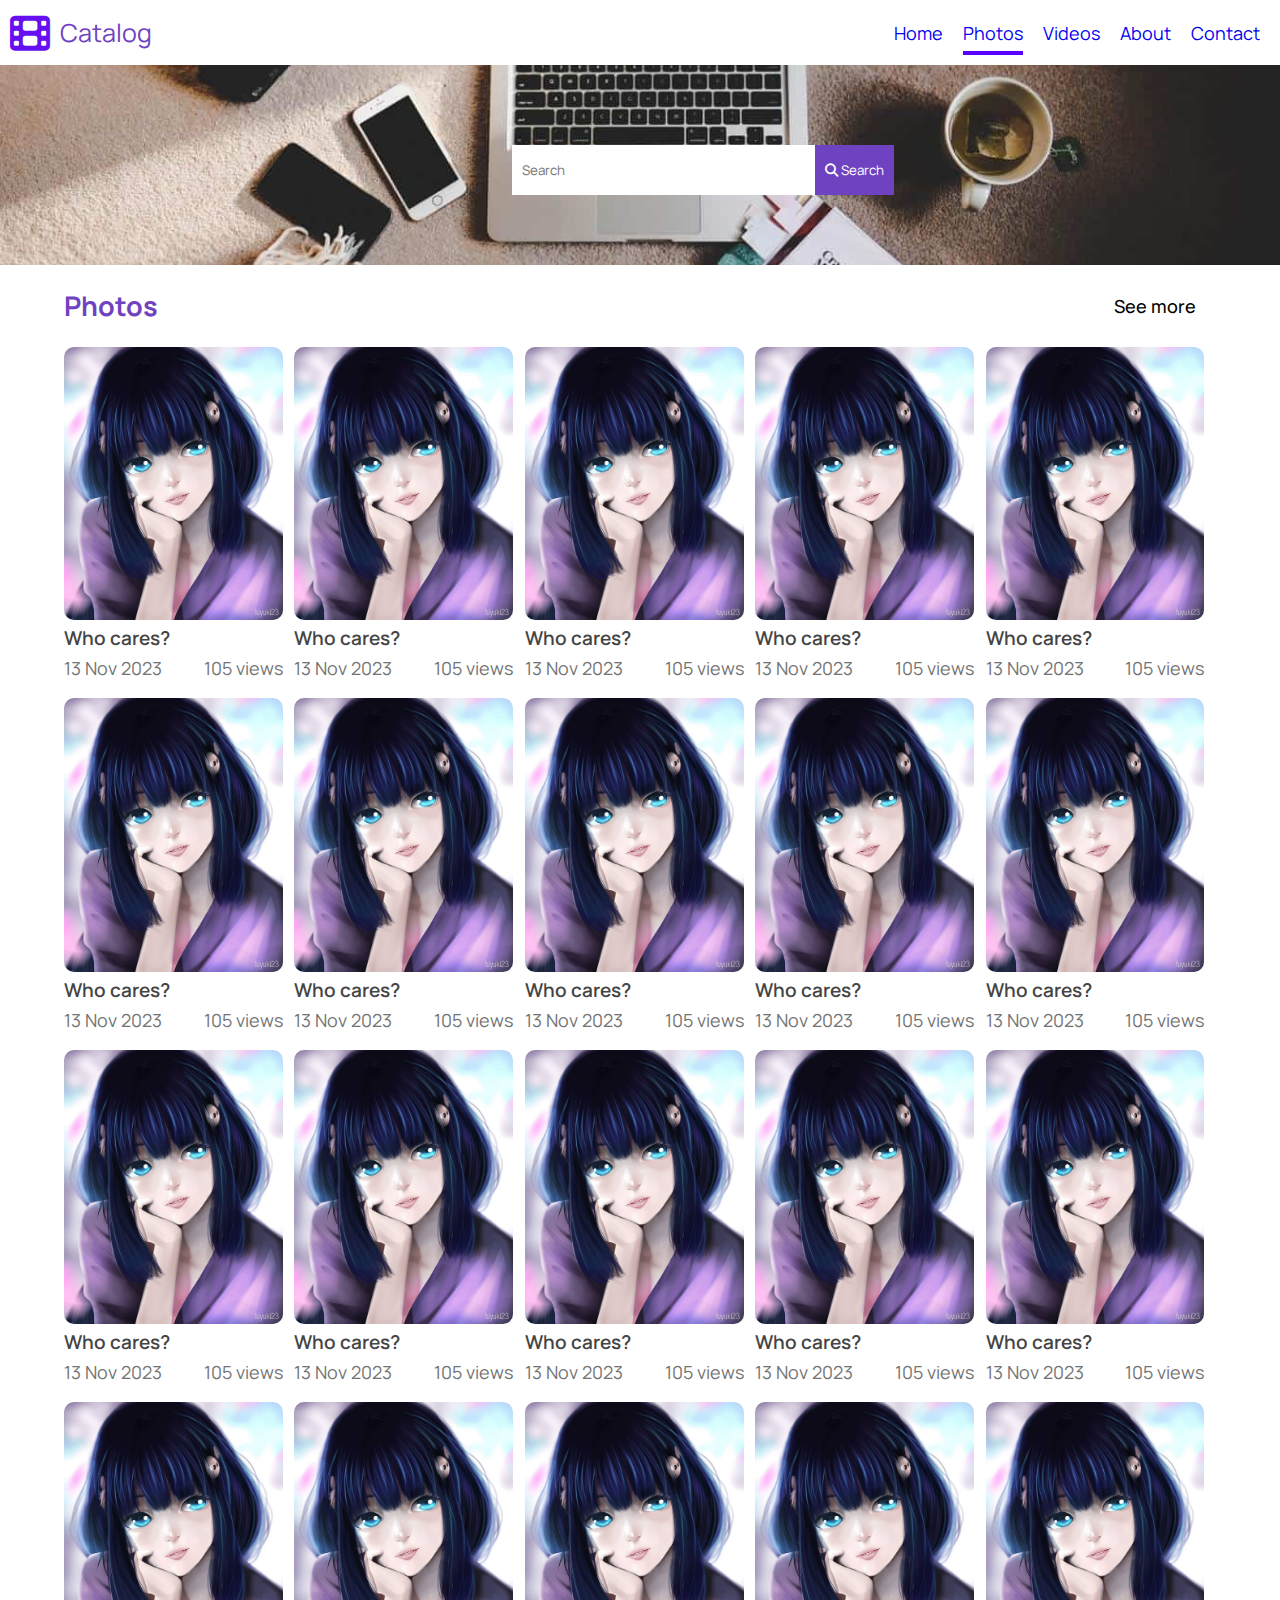
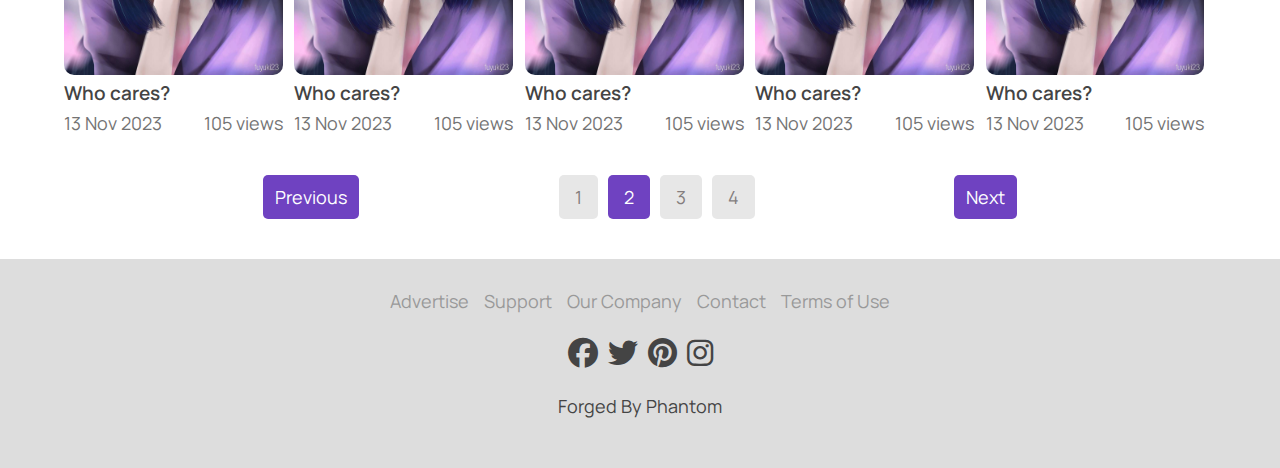
<file: photos.html>
<!DOCTYPE html>
<html>
<head>
<title>Website catalog</title>

<meta name="description" content="Live view page for  556 catalog z Template, download free CSS templates for your website">
<meta name="keywords" content="Live view page for  556 catalog z Template, download free CSS templates for your website">


<link rel="stylesheet" href="/components/main.css" type="text/css" />


<!--
<meta name="viewport" content="width=device-width">
-->

<meta name="viewport" content="width=device-width, initial-scale=1">



<script src="/components/modules/main.js" type="module"></script>


</head>

<body>
	
	
<div class="kkkql123_fmore2">
	
	
	<div class="kkkql123_fmore1" id="kclql_close"><i class="kqwlefflq_z_1 fa-solid fa-xmark"></i></div>

<div class="kkkql123_fmore">
										<div><a href="/">Home</a></div>
										<div><a href="photos.html">Photos</a></div>
										<div><a href="videos.html">Videos</a></div>
										<div><a href="about.html">About</a></div>
										<div><a href="contact.html">Contact</a></div>
</div>


</div>	
	
	
	
	
	
	
<div class="hd1">
<div>
	
	<div class="hd2">
		
	<div class="hdflxgap1">
		<div><i class="hfnt40 pTTlClr fa-solid fa-film"></i></div>
		<div class="catPQwelz">Catalog</div>
	</div>
		 
		
	</div>
</div>


<div>
	
	
		<div id="more_zzq"> <img  style="width:30px;" src="/components/images/icons8-menu.svg"/> </div>	
				
	<div id="morez1">
		<div class="hlqwenmzqw_12">
			<div class="hlqwenmzqw_13"> 
				<div>
					<a href="/">Home</a>
				</div>
				
				
				<div>
					<a href="photos.html">Photos</a>
					<div class="prel1z"> <div class="apb21"></div> </div>
				</div>
				
				
				<div><a href="videos.html">Videos</a></div>
				<div><a href="about.html">About</a></div>
				<div><a href="contact.html">Contact</a></div>
			</div>
		</div>
		
		
	</div>
	
	
	
	
	
</div>


</div>

<div class="KHeaderTlImg">
	<div class="KHeaderTlImgChildPAbs">
		<form>
			<div class="KHeaderTlImgChildPAbs2"> 
			<input class="inpClass" type="text" value="" placeholder="Search"> 
			<button class="butClass"><i class="fa-solid fa-magnifying-glass"></i> Search</button>
			</div>
			
		</form>
	
	</div>
</div>




<div class="kk_33">




<div class="kk_34">


	<div>
		<div class="kk_35">
			<h2 class="h3">Photos</h2>
			<p class="p smorewaselfc">See more</p>
		</div>
	</div>
	


	<div class="kpmN1zq">

			<div class="kFLx1nqz">




<script>

for (var i=0; i<20; i++) {



document.writeln(`



			<div class="kmnHqp123">
					<div class="pConetn2">
						<div><img class="AlmbPhotDspW" src="/components/anime/3.jpeg"></div>
						
						<div class="pNameCn">Who cares?</div>
						
						<div class="pkseprt1">
							<div class="aWhite">13 Nov 2023</div>
							<div class="aWhite">105 views</div>
						</div>
						
					</div>
			</div>



`)


}



</script>

			
			



			</div>	
				



















	<div class="kk_31">

		<div class="kk_32">


			<div class="lINkWithBc">Previous</div>


			<div>
				
					<div class="page12">
							<div class="lINkWithBcWhited">1</div>
							<div class="lINkWithBcWhited lINkWithActive">2</div>
							<div class="lINkWithBcWhited">3</div>
							<div class="lINkWithBcWhited">4</div>
						</div>	
			</div>

			
			
			<div class="lINkWithBc">Next</div>
		</div>

	</div>



	</div>

	
	
	

<!-- -->
	</div>	
	
	
	

</div>



<div class="ft1zfoot1">
	
	
	<div class="ft1zfoot1231">
		<div><a href="">Advertise</a></div>
		<div><a href="">Support</a></div>
		<div><a href="">Our Company</a></div>
		<div><a href="contact.html">Contact</a></div>
		<div><a href="terms.html">Terms of Use</a></div>
	</div>
	
	
	
	

	<div class="ft1zfoot12">
		<div><i  class="curSp fa-brands fa-facebook"></i></div>
		<div><i  class="curSp fa-brands fa-twitter"></i></div>
		<div><i  class="curSp fa-brands fa-pinterest"></i></div>
		<div><i  class="curSp fa-brands fa-instagram"></i></div>
	</div>




	

<div class="fftqz1">
Forged By Phantom
</div>


</div>


	

</body>

</html>
</file>
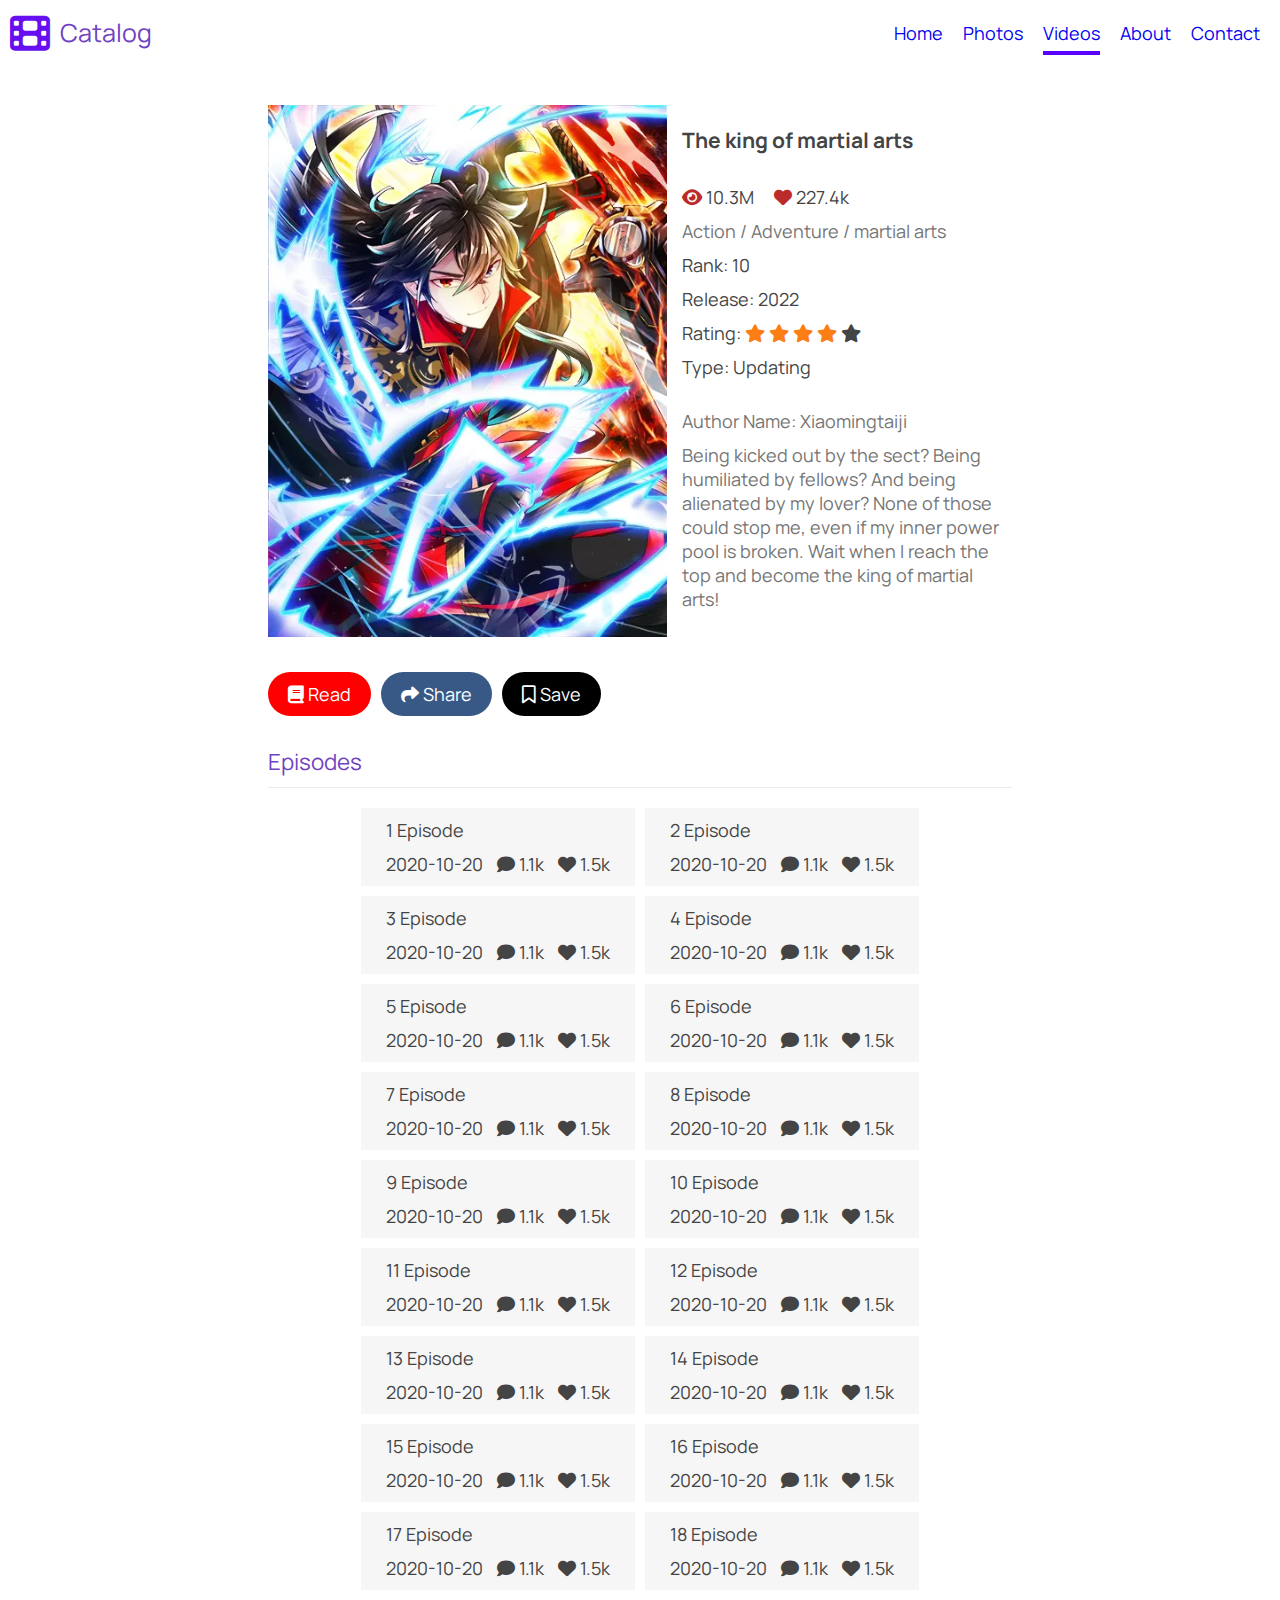
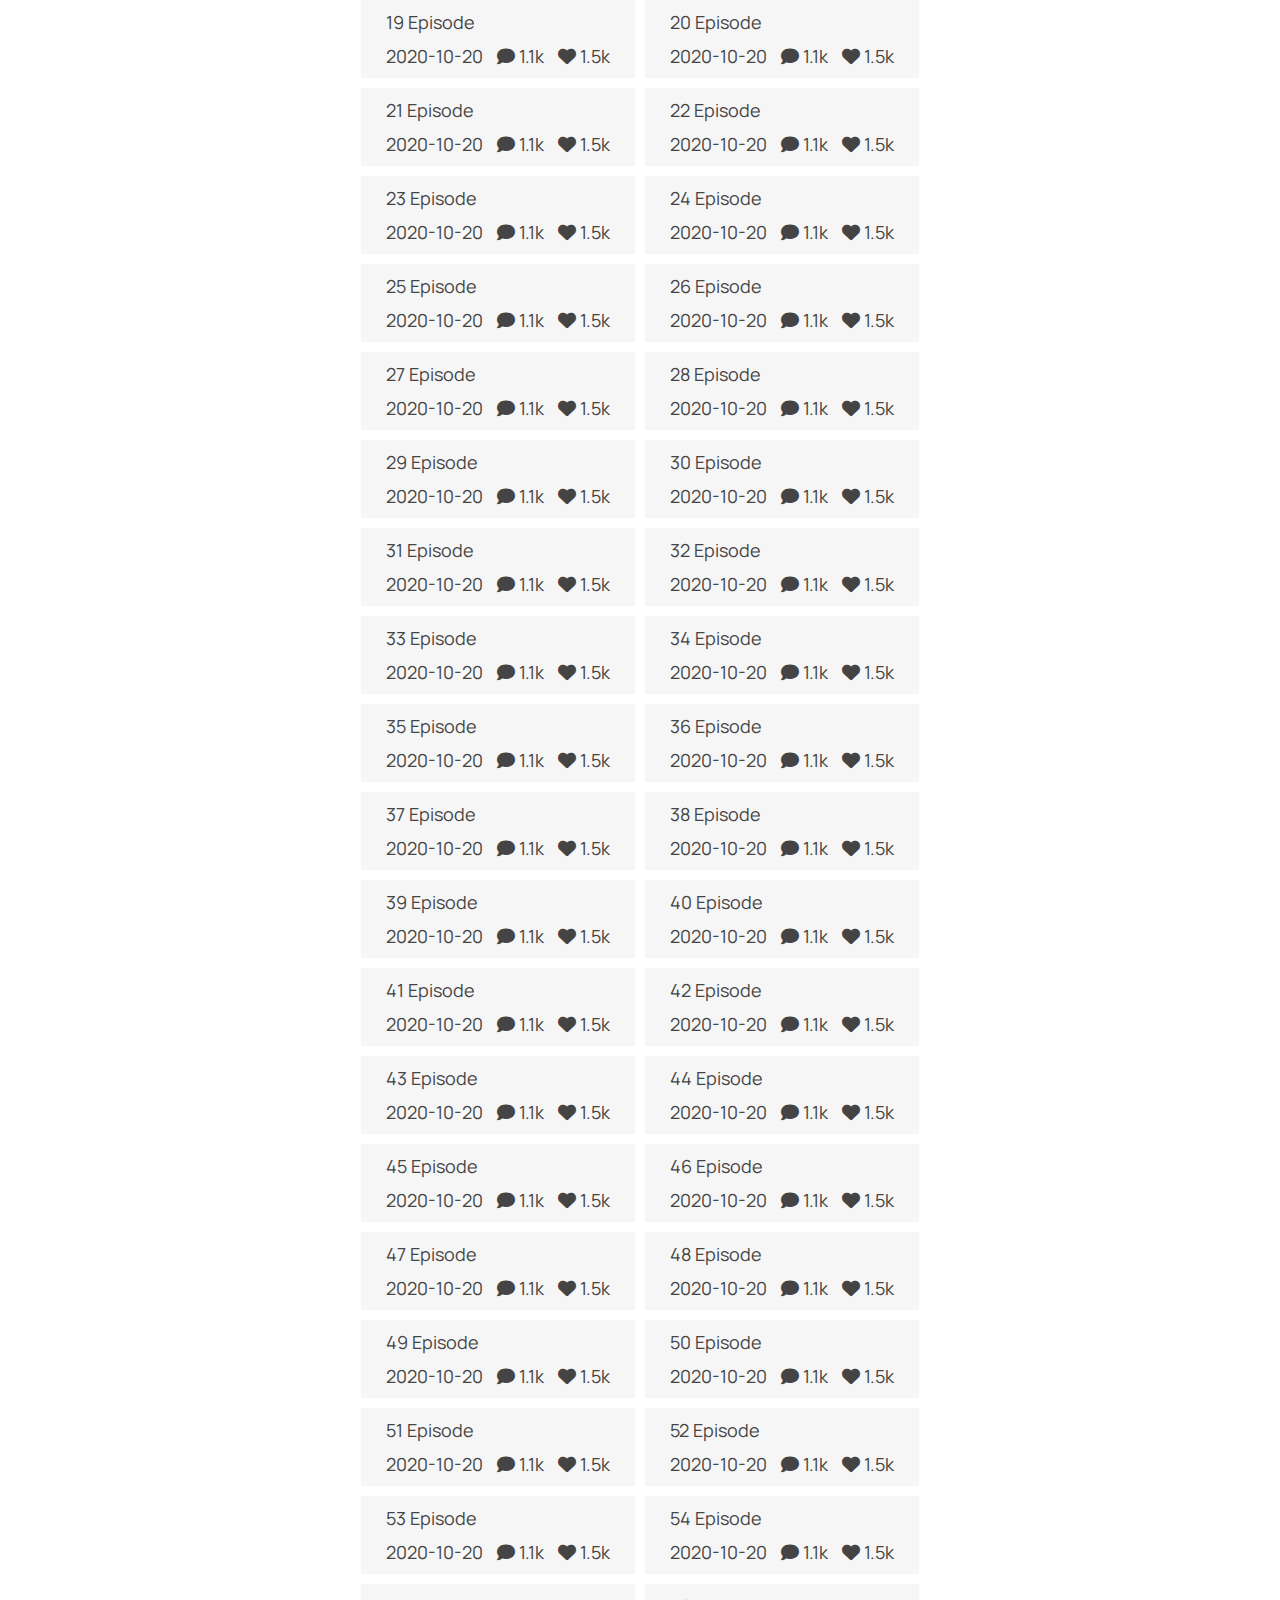
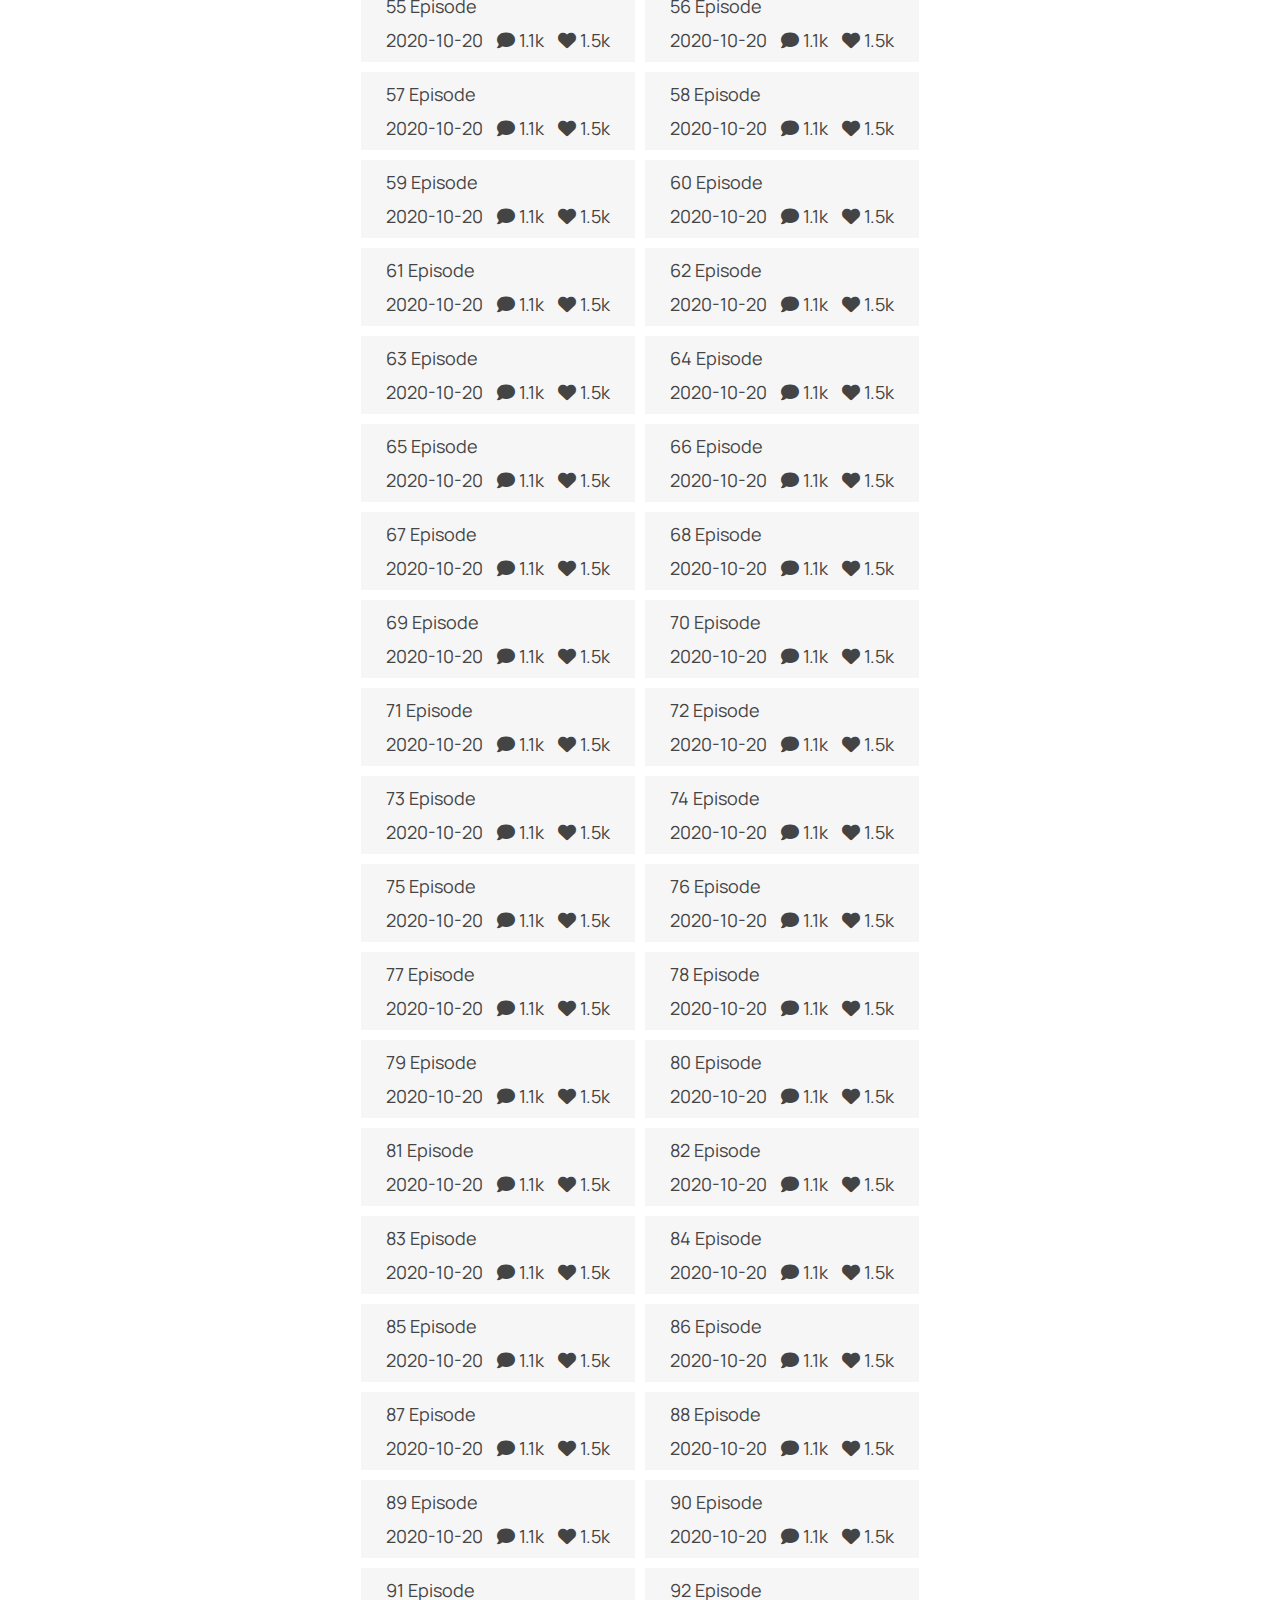
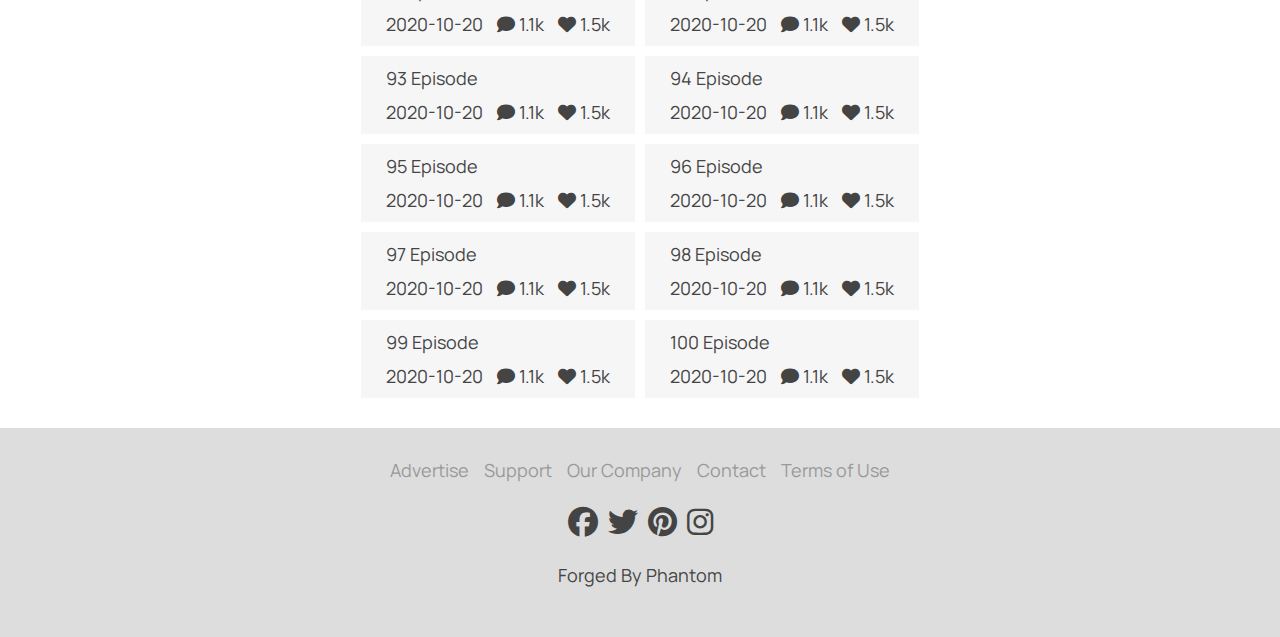
<file: video.html>
<!DOCTYPE html>
<html>
<head>
<title>Website catalog</title>

<meta name="description" content="Live view page for  556 catalog z Template, download free CSS templates for your website">
<meta name="keywords" content="Live view page for  556 catalog z Template, download free CSS templates for your website">


<link rel="stylesheet" href="/components/main.css" type="text/css" />


<!--
<meta name="viewport" content="width=device-width">
-->

<meta name="viewport" content="width=device-width, initial-scale=1">



<script src="/components/modules/main.js" type="module"></script>


</head>

<body>
	
	
<div class="kkkql123_fmore2">
	
	
	<div class="kkkql123_fmore1" id="kclql_close"><i class="kqwlefflq_z_1 fa-solid fa-xmark"></i></div>

<div class="kkkql123_fmore">
										<div><a href="/">Home</a></div>
										<div><a href="photos.html">Photos</a></div>
										<div><a href="videos.html">Videos</a></div>
										<div><a href="about.html">About</a></div>
										<div><a href="contact.html">Contact</a></div>
</div>


</div>	
	
	
	
<div class="hd1">
	
	
		<div>
				<div class="hd2">
					
						<div class="hdflxgap1">
							<div><i class="hfnt40 pTTlClr fa-solid fa-film"></i></div>
							<div class="catPQwelz">Catalog</div>
						</div>
					 
					
				</div>
				
		</div>


		<div>
			
			
			<div id="more_zzq"> <img  style="width:30px;" src="/components/images/icons8-menu.svg"/> </div>	
				
	<div id="morez1">
	<div class="hlqwenmzqw_12">
					<div class="hlqwenmzqw_13"> 
						<div>
							<a href="/">Home</a>
						</div>
						
						
						<div><a href="photos.html">Photos</a></div>
						<div>
							<a href="videos.html">Videos</a>
							<div class="prel1z"> <div class="apb21"></div> </div>
						</div>
						<div><a href="about.html">About</a></div>
						<div><a href="contact.html">Contact</a></div>
					</div>
				</div>
	
	</div>	
			
			
			
			
			
					</div>


</div>







<div style="background:#fff;">


<div class="pdngforvid">
	
	
	
<div class="vidcont">





	

			<div class="flxsepforvid">
				
				
				<div class="kklz1za">
					<img style="max-width:100%;" src="/components/anime/7541901964.webp"/>
				</div>
				
			
				<div class="flx_50p">
						<div style="display:flex;gap:10px;flex-direction:column">
								<div><h3>The king of martial arts</h3></div>
								
								
								<div>
									
									
									<div style="display:flex;gap:20px;">
										<div><i class="clrq1frfw1 fa-solid fa-eye"></i> 10.3M  </div>
										<div><i class="clrq1frfw1 fa-solid fa-heart"></i> 227.4k </div>
									</div>
									
									
									
								</div>
								
								
								
								<div><span class="aWhite">Action / Adventure / martial arts</span></div>
								<div>Rank: 10</div>
								<div>Release: 2022</div>
								
								<div>
									
									Rating:  
								
									<i class="orqm1 fa-solid fa-star"></i> 
									<i class="orqm1 fa-solid fa-star"></i> 
									<i class="orqm1 fa-solid fa-star"></i> 
									<i class="orqm1 fa-solid fa-star"></i> 
									<i class="fa-solid fa-star"></i> 
									
								</div>
								
								
								<div>Type: Updating</div>
					
					
					<div class="a1qWhite" style="padding-top:20px;">Author Name: Xiaomingtaiji</div>
					
					<div class="a1qWhite">
							Being kicked out by the sect? Being humiliated by fellows? And being alienated by my lover? None of those could stop me, even if my inner power pool is broken. Wait when I reach the top and become the king of martial arts!


						
					</div>
					
					
						</div>
			
			
			
			</div>
			
			
			</div>





<div style="padding-top:30px;padding-bottom:30px;">

<div style="display:flex;gap:10px;">
	<div> 
		
		<div style="background:red;padding:10px 20px;color:#fff;border-radius:30px;">
			
			<i class="fa-solid fa-book"></i>  Read
		</div> 
	
	</div>
	
	
	<div> 
		
		<div style="background:#385986;padding:10px 20px;color:#fff;border-radius:30px;"> 
			<i class="fa-solid fa-share"></i>  Share
		</div>  
		
	</div>
	
	
	
		
			<div> 
			
				<div style="background:#000000;padding:10px 20px;color:#fff;border-radius:30px;">
					<i class="fa-regular fa-bookmark"></i> Save
				</div>  
				
				
			</div>
		
		
	</div>




<div style="padding-top:30px;">


	<div class="eps1">Episodes</div>

<div class="sprqlq1sepr1"></div>

<div class="mnmn1_2">

<script>

for(var i=1;  i <= 100; i++) {
	
	document.writeln(`
		<div> 
		
		<div class="kk_flqpgap1">
				<div>${i} Episode </div>
				<div> 
				
				
				<div class="lkklqel123_w1">
					<div>2020-10-20  </div>
					<div><i class="fa-solid fa-comment"></i> 1.1k</div>
					<div><i class="fa-solid fa-heart"></i> 1.5k</div>
				</div>
				
				 </div>
		</div>
		
		
		 </div>
	
	
	`)
	
}


</script>



</div>


</div>


</div>




















</div>
	
	
	
	












</div>




</div>













<div class="ft1zfoot1">
	
	
	<div class="ft1zfoot1231">
		<div><a href="">Advertise</a></div>
		<div><a href="">Support</a></div>
		<div><a href="">Our Company</a></div>
		<div><a href="contact.html">Contact</a></div>
		<div><a href="terms.html">Terms of Use</a></div>
	</div>
	
	
	
	

	<div class="ft1zfoot12">
		<div><i  class="curSp fa-brands fa-facebook"></i></div>
		<div><i  class="curSp fa-brands fa-twitter"></i></div>
		<div><i  class="curSp fa-brands fa-pinterest"></i></div>
		<div><i  class="curSp fa-brands fa-instagram"></i></div>
	</div>




	

<div class="fftqz1">
Forged By Phantom
</div>


</div>


	

</body>

</html>
</file>
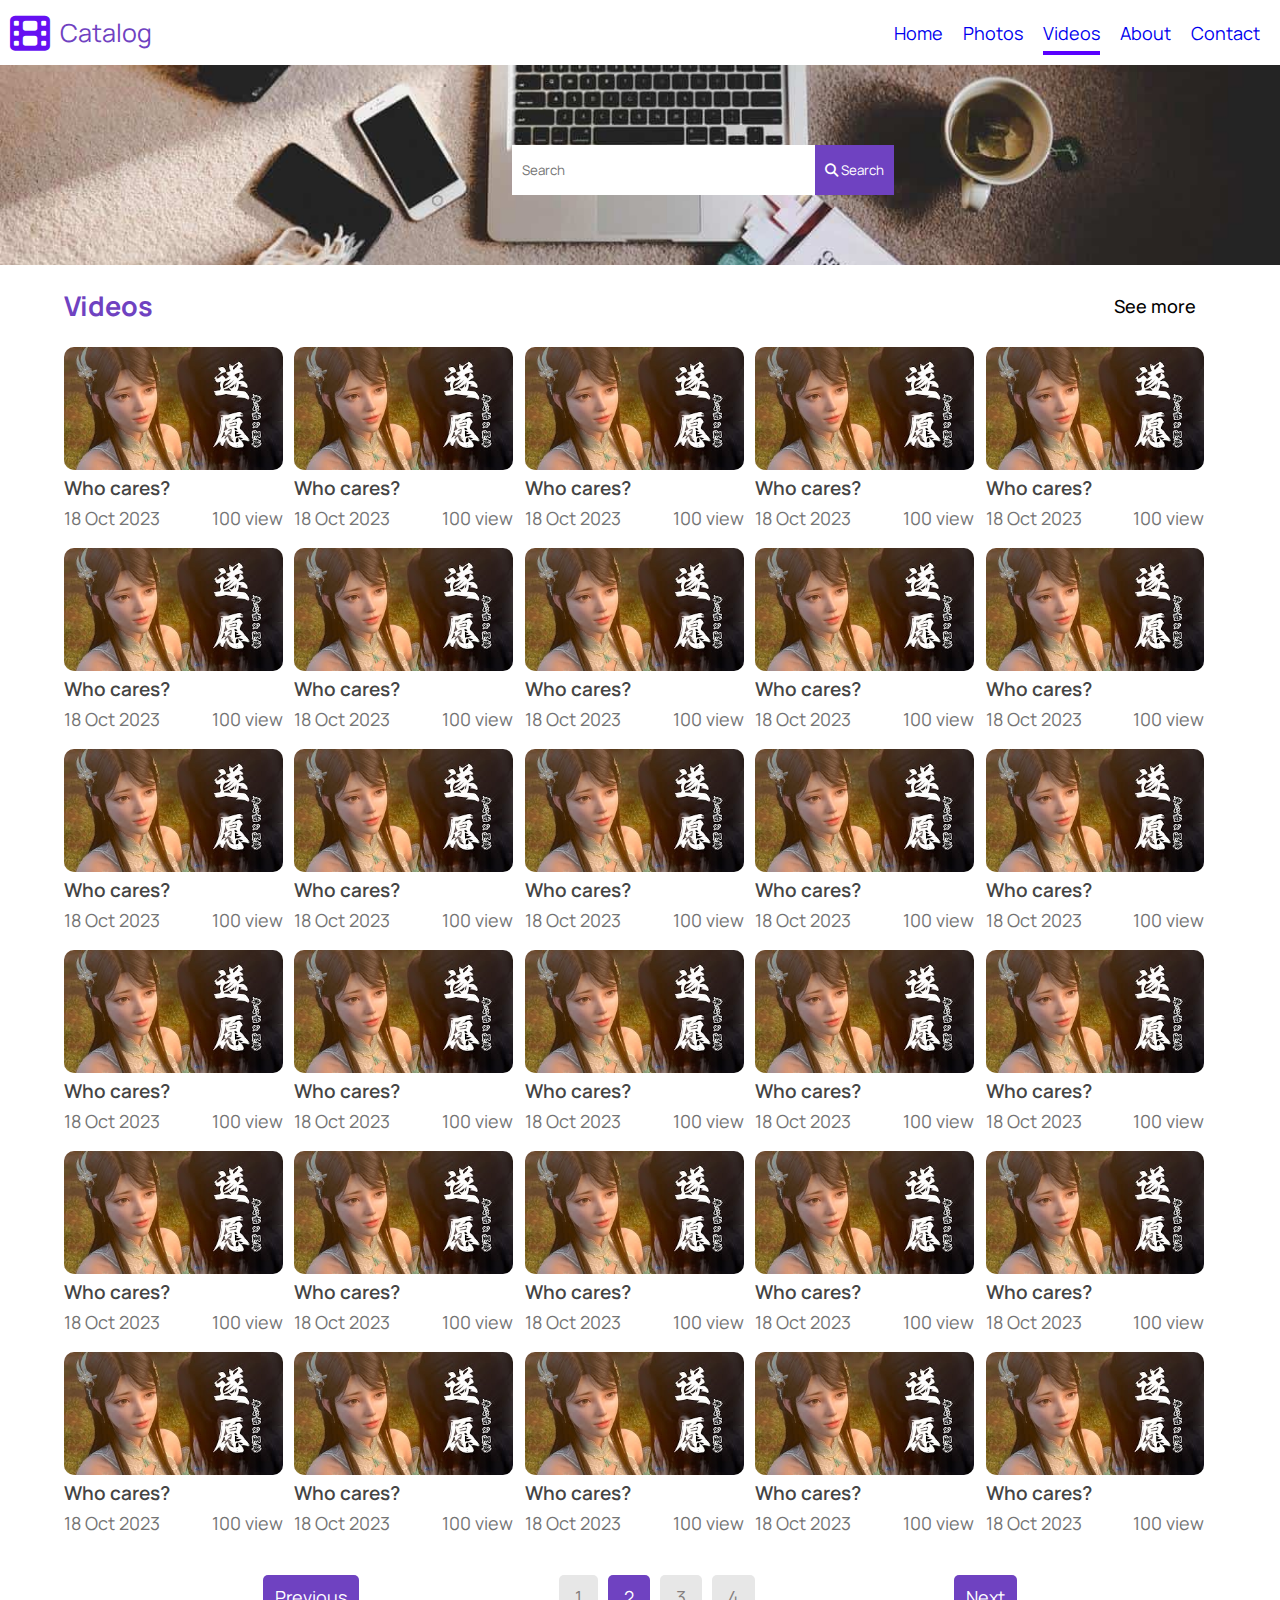
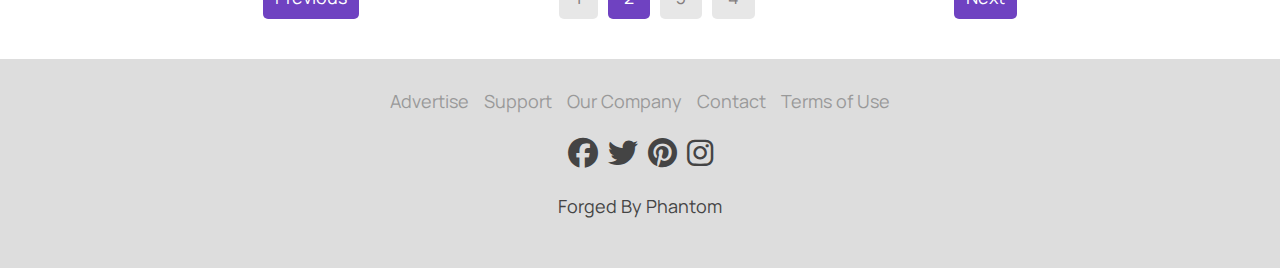
<file: videos.html>
<!DOCTYPE html>
<html>
<head>
<title>Website catalog</title>

<meta name="description" content="Live view page for  556 catalog z Template, download free CSS templates for your website">
<meta name="keywords" content="Live view page for  556 catalog z Template, download free CSS templates for your website">


<link rel="stylesheet" href="/components/main.css" type="text/css" />


<!--
<meta name="viewport" content="width=device-width">
-->

<meta name="viewport" content="width=device-width, initial-scale=1">



<script src="/components/modules/main.js" type="module"></script>


</head>

<body>
	
	
<div class="kkkql123_fmore2">
	
	
	<div class="kkkql123_fmore1" id="kclql_close"><i class="kqwlefflq_z_1 fa-solid fa-xmark"></i></div>

<div class="kkkql123_fmore">
										<div><a href="/">Home</a></div>
										<div><a href="photos.html">Photos</a></div>
										<div><a href="videos.html">Videos</a></div>
										<div><a href="about.html">About</a></div>
										<div><a href="contact.html">Contact</a></div>
</div>


</div>	

	
	
<div class="hd1">
<div>
	
	<div class="hd2">
		
	<div class="hdflxgap1">
		<div><i class="hfnt40 pTTlClr fa-solid fa-film"></i></div>
		<div class="catPQwelz">Catalog</div>
	</div>
		 
		
	</div>
</div>


<div>
	
	
	
	<div id="more_zzq"> <img  style="width:30px;" src="/components/images/icons8-menu.svg"/> </div>	
				
	<div id="morez1">
	<div class="hlqwenmzqw_12">
			<div class="hlqwenmzqw_13"> 
				<div>
					<a href="/">Home</a>
				</div>
				
				
				<div><a href="photos.html">Photos</a></div>
				<div>
					<a href="videos.html">Videos</a>
					<div class="prel1z"> <div class="apb21"></div> </div>
				</div>
				<div><a href="about.html">About</a></div>
				<div><a href="contact.html">Contact</a></div>
			</div>
		</div>

	</div>	
	
	
	
		</div>


</div>

<div class="KHeaderTlImg">
	<div class="KHeaderTlImgChildPAbs">
		<form>
			<div class="KHeaderTlImgChildPAbs2"> 
			<input class="inpClass" type="text" value="" placeholder="Search"> 
			<button class="butClass"><i class="fa-solid fa-magnifying-glass"></i> Search</button>
			</div>
			
		</form>
	
	</div>
</div>




<div class="kk_33">




<div class="kk_34">


	<div>
		<div class="kk_35">
			<h2 class="h3">Videos</h2>
			<p class="p smorewaselfc">See more</p>
		</div>
	</div>
	


	<div class="kpmN1zq">

			<div class="kFLx1nqz">




<script>

for (var i=0; i<30; i++) {



document.writeln(`



			<div class="kmnHqp123">
					<div class="pConetn2">
						<div><img class="AlmbPhotDspW" src="/components/anime/8.jpg"></div>
						
						<div class="pNameCn">Who cares?</div>
						
						<div class="pkseprt1">
							<div class="aWhite">18 Oct 2023</div>
							<div class="aWhite">100 view</div>
						</div>
						
					</div>
			</div>



`)


}



</script>

			
			



			</div>	
				



















	<div class="kk_31">

		<div class="kk_32">


			<div class="lINkWithBc">Previous</div>


			<div>
				
					<div class="page12">
							<div class="lINkWithBcWhited">1</div>
							<div class="lINkWithBcWhited lINkWithActive">2</div>
							<div class="lINkWithBcWhited">3</div>
							<div class="lINkWithBcWhited">4</div>
						</div>	
			</div>

			
			
			<div class="lINkWithBc">Next</div>
		</div>

	</div>



	</div>

	
	
	

<!-- -->
	</div>	
	
	
	

</div>



<div class="ft1zfoot1">
	
	
	<div class="ft1zfoot1231">
		<div><a href="">Advertise</a></div>
		<div><a href="">Support</a></div>
		<div><a href="">Our Company</a></div>
		<div><a href="contact.html">Contact</a></div>
		<div><a href="terms.html">Terms of Use</a></div>
	</div>
	
	
	
	

	<div class="ft1zfoot12">
		<div><i  class="curSp fa-brands fa-facebook"></i></div>
		<div><i  class="curSp fa-brands fa-twitter"></i></div>
		<div><i  class="curSp fa-brands fa-pinterest"></i></div>
		<div><i  class="curSp fa-brands fa-instagram"></i></div>
	</div>




	

<div class="fftqz1">
Forged By Phantom
</div>


</div>


	

</body>

</html>
</file>
<file: components/main.css>
/******* gdoop.ge *******/

@import url('https://cdnjs.cloudflare.com/ajax/libs/font-awesome/6.4.2/css/all.css');

@font-face {
  font-family: 'Monrope';
  src: url(/components/fonts/Manrope/Manrope-VariableFont_wght.ttf);
}

@font-face {
  font-family: 'MonropeBold';
  src: url(/components/fonts/Manrope/static/Manrope-Bold.ttf);
}

@font-face {
  font-family: 'MonropeSemiBold';
  src: url(/components/fonts/Manrope/static/Manrope-SemiBold.ttf);
}

@font-face {
  font-family: 'MonropeRegular';
  src: url(/components/fonts/Manrope/static/Manrope-Regular.ttf);
}


.hlqwenmzqw_13 a {
font-family: 'MonropeRegular' !important;
}

.spNew1 {
font-family: 'MonropeSemiBold';
font-size:1.2rem;
}

.kkkimg {
	width:100%;
}

.topbadge {
position:absolute;top:0;background: #2057a2;color: #fff;padding: 2px 10px;
}

:root {
	--body-font: 'Monrope', Helvetica, Arial;
	--body-color: #dddddd;
	--border-color: #33CCFF;
	--border-color2: #FF6666;
	--color2: #33CCFF;
	--bs-blue: #0d6efd;
    --indigo: #6610f2;
    --purple: #6f42c1;
    --pink: #d63384;
    --red: #dc3545;
    --red2: #bb2b2b;
    --orange: #fd7e14;
}

.catPQwelz {
color: var(--purple);
font-size:25px;
align-self:center;
}

.lINkWithActive {
	background: var(--purple) !important;
    color: #fff  !important;
}

.aWhite {
color: #747474;
}

.orqm1 {
color: var(--orange);
}

.a1qWhite {
    color: #747474;
	font-size:18px;
}

.clrq1frfw1 {
color: var(--red2);
}


.kindclr {
color: var(--indigo);
}

.ctomq{ 
color: tomato;
}

.pNameCn {
text-align: left;
    font-size: 19px;
    font-weight: 600;
}

.pkseprt1 {
display:flex;justify-content:space-between;padding-top:5px;
}

.kFLx1z {
display:flex;width:100%;/*gap:10px;*/row-gap: 18px;flex-wrap: wrap;
}

.kpmN1zq {
/*padding:10px 10px;*/
display: block;
width: 100%;
text-align: center;
}

.lINkWithBc {
    background: var(--purple);
    padding: 10px 12px;
    color: #fff;
    border-radius: 5px;
}

.lINkWithBcWhited {
    background: #e7e7e7;
    padding: 10px 16px;
    color: #847e7e;
    border-radius: 5px;
}

.lINkWithBcWhited:hover {
    background: var(--purple);
    color: #fff;
}


* {
box-sizing: border-box;
}



a {
  text-decoration: none;
}

a:hover {
  color: var(--purple) !important;
}

body {
    font-family: var(--body-font);
    background-color: var(--body-color);
    font-size: 18px;
    padding: 0;
    margin: 0;
    font-weight: 400;
    color: #444444;
}



.pTTlClr {
	color: var(--indigo);
}

.KHeaderTlImg {
    background: url(/components/images/best-blogs.jpeg);
    height: 200px;
    width: 100%;
    background-size: cover;
    background-position: center;
    position:relative;
}

.KHeaderTlImgChildPAbs {
	position:absolute;
	top: 40%;
	left:40%;
	z-index:999;
	color:#fff;
	width: 30%;
}


.KHeaderTlImgChildPAbs2 {
    display: flex;
}


input, button {
	outline:none;
	border:none;
	height:50px;
	margin:0;
	padding:0;
	font-family: 'Monrope';
}

button {
    padding-block: 0px !important;
    padding-inline: 0px !important;
}

input:focus {
	outline:none;
}

.h3 {
color: var(--purple);
}

.p {
color: #000;
font-weight: 500;
}


form {
margin:0;
padding:0;
}

.inpClass {
	color: #000 !important;
	padding:5px 10px;
	width: 80%;
}

.butClass {
	max-width:80px
	max-height:50px;
	margin-left: -4px;
	background: var(--purple);
	color: #fff;
	padding:5px 10px !important;
}


.AlmbPhotDspW {
    border-radius: 10px;
    max-width: 100%;
}

.pContent {
width:20%;
}

.pConetn2 {
width:95%;
}


.hd1 {
	display:flex;
	width:100%;
	justify-content:space-between;
	height:65px;
	background:#fff;   
	align-items: center;
	overflow:hidden;
}


.hd2 {
	padding-left:10px;
	padding-right:10px;
}


.hfnt40 {
	font-size: 40px;
}

.ft1zfoot1 {
background:#ddd;padding-bottom:50px;padding-top:15px;
}


.ft1zfoot12 {
display:flex;justify-content:center;gap:10px;
}

.fftqz1 {
display:block;text-align:center;padding-top:25px;
}



.ft1zfoot1231 {
	padding-bottom:25px;
	padding-top:15px;
    display: flex;
    justify-content: center;
    gap: 15px;
}
.ft1zfoot1231 a {
color: #999 !important;
}


.curSp {
font-size:30px;
cursor:pointer;
}

.hdflxgap1 {
display:flex;gap:10px;
}

.hlqwenmzqw_12 {
padding-left:10px;padding-right:20px;
}


.hlqwenmzqw_13 {
display:flex;
/*justify-content:end;*/
gap:20px;
}


.MainCont {
	background:#fff;
	padding: 10px;
}



.mflx1wi33 {
width:33.33%;
}

.mflx1wi50 {
width:50%;
}

textarea {
outline:none;
border: 1px solid #ced4da;
min-height:100px;
resize:none;
padding: 5px 10px;
}

.kInputCl1 {
	padding: 5px 10px;
    border: 1px solid #ced4da;
}

.lllKButton {
color: #fff;
background: var(--purple) !important;
}


#map { height: 400px; }



@media screen and (max-width: 700px) {

	.MainContainer {
		width:100%;
		flex-direction:column;
	}

	.mflx1wi33 {
		width:100%;
	}


}

.lqkpz1 {
width:80%;display:block;margin:auto;
}

.padd31 {
padding-left:3px;
}

.paddgn1 {
padding-top:15px;
}

.pform12 {
display:flex;flex-direction:column;row-gap:10px;
}

.pflx13 {
width:80%;display:block;margin:auto;
}

.pfzlcmqz31 {
width:80%;display:flex;margin:auto;
}

.page12 {
display:flex;gap:10px;
}

.kk_31 {
padding-top:40px;padding-bottom:40px;
}

.kk_32 {
display:flex;justify-content:space-evenly
}


.kk_33 {
background:#fff;width:100%;
}

.kk_34 {
display:block;width:90%;margin:auto;
}


.kk_35 {

display:flex;justify-content:space-between;

}

.smorewaselfc {

padding-right: 20px;align-self:center;
}

.prel1z {
position:relative;
}

.apb21 {
position: absolute;top: 6px;height: 0px;width: 100%;border-bottom: 4px solid #5a00ff;z-index: 9999;
}


.paa102{ 
padding-left:10px;
}

.ptextCenter {
text-align:center;
}

.MainContainerTe {
    display: block;
    width: 100%;
    background: #fff;
    padding: 10px;
}

.mTerms {
display:block;
width:50%;
margin:auto;
}


.tomato {
    text-align: center;
    color: #fff;
    margin: auto;
    padding: 10px;
    background: tomato;
    width: 100%;
    display: block;
}

.ft1zfoot1231 a:hover {
color: var(--purple) !important;
}


.mm2t_1 {
margin-top:40px;
}

.mm2t_3 {
width:100%;display:block;
}

.mm2_t4 { 
text-align: left;
}

.mm_41 {
display:flex;
width:100%;
flex-wrap:wrap;
}

.flb50 {
flex-basis:50%;
}

.mm_42 {
	width:95%;
	display:block;
	background:#ecececcf;
}

.fl10gp {
display:flex;gap:10px;
}

.pd10q {
    padding: 10px;
}

.prl1 {
position:relative;
}

.fornewOnes { 
display:flex;gap:10px;width:100%;overflow:hidden;flex-wrap:wrap;justify-content: center;
}


.mflx1wi50 {
    width: 50%;
}





.MainContainer {
	display:flex;
	width:50%;
	margin: auto;
}


.mycont2 {
	display:block;
	margin:auto;
	width:80%;
}


	.vidcont {
		width:60%;margin: auto;overflow: hidden;
	}


.pdngforvid {
	padding-top: 40px;
    padding-right: 20px;
    padding-left: 20px;

}


.flxsepforvid {
	display:flex;
	gap:15px;
	width: 100%;
}

.flx_50p {
    flex-basis: 50%;
}




 @media (max-width: 769px) {
 
	.MainContainer {
		display:flex;
		width:90%;
		margin: auto;
	}

 .mflx1wi50 {
	width:100%;
 }
 
 .mycont2 {
	 display:block;
	margin:auto;
	width:90%;
 }
 
 
 	.vidcont {
		width:100%;
		margin: auto;
		overflow: hidden;
	}
 
 }



.lklqkblco {
display: block;width:100%;background: #8080801a;padding: 10px;overflow: hidden;
}

.lbkl2z {
    padding: 15px 10px;
}


.pcnlqflx{ 
align-self: center;
}

.cklq113 {
color: var(--purple);
}


.flxbafl {

    background: var(--purple);
    border-radius: 50%;
    color: #fff;
    width: 40px;
    height: 40px;
    display: flex;
    justify-content: center;
    align-items: center;

}


.fflq1 {
display:flex;gap:10px;
}


.kFLx1nqz {
    display: flex;
    width: 100%;
    row-gap: 18px;
    flex-wrap: wrap;
}


.kmnHqp123 {
	width:20%;
}


.kkhh1112 {
text-align:center;border-bottom:1px solid #ececec;
}



.fflq1q1211clmqss3 {
    display: flex;
    gap: 10px;
    flex-direction:column;
}



.lklqkblcoflx {
    display: flex;
    width: 100%;
    gap: 15px;
    overflow: hidden;
    flex-wrap:wrap;
	justify-content:center;
}






@media (min-width: 0px) and (max-width: 600px)  {

	.kmnHqp123 {
		width:50%;
	}
	

	

}


@media (max-width: 768px)  {


	
.lklqkblcoflx {
    display: flex;
    width: 100%;
    gap: 15px;
    overflow: hidden;
    flex-wrap:wrap;
    flex-direction:column;
	justify-content:center;
	row-gap: 20px !important;
}	



}


@media (min-width: 600px)  and (max-width: 768px) {

	.kmnHqp123 {
		width:33.3%;
	}
	

}



@media (min-width: 768px)  and (max-width: 992px) {

.kmnHqp123 {
	width:25%;
}


 	.vidcont {
		width:100%;margin: auto;overflow: hidden;
	}


}


@media (min-width: 992px) {

	.kmnHqp123 {
		width:20%;
	}

}


@media (max-width:700px) {

.KHeaderTlImgChildPAbs {
width: 90%;
left: 5%;
}


.kklz1za {
align-self:center;
}

 	.flxsepforvid {
		flex-direction:column;

	}


}


.kqwlefflq_z_1 {
font-size:40px;
}


.sprqlq1sepr1 {
border-bottom:1px solid #ececec;padding-top:10px;margin-bottom:20px;
}

.mnmn1_2 {
display:flex;gap:10px;flex-wrap:wrap;justify-content: center;
}

.lkklqel123_w1 {
display:flex;gap: 14px;
}


.kk_flqpgap1 {
background: #80808012;padding: 10px 25px;display: flex;flex-direction: column;row-gap: 10px;
}

.eps1 {
	color: var(--purple);
    font-size: 1.4rem;
}

#more_zzq {
display:none;
}

@media (max-width: 650px) {


#morez1 {
	display:none;
}

#more_zzq {
	display:block;
	padding-right:15px;
}

.flb50 {
flex-basis:100%;
}

.mm_41 {
row-gap:15px;
}

}

@media (max-width: 1150px) {


.flb50 {
flex-basis:100%;
}

.mm_41 {
row-gap:15px;
}


}


.kkkql123_fmore {
display:flex;width:100%;align-items: center;flex-direction:column;row-gap:15px;
}


.kkkql123_fmore1 { 
display:block;text-align:right;padding-right:15px;
}

.kkkql123_fmore2 { 
position: fixed;background:#fff;z-index:9999999;width: 100%;height: 100%;display:none;margin:0;padding:0;overflow:hidden;
}

.kkkql123_fmore > div a:hover {
color: var(--purple) !important;
}
</file>
